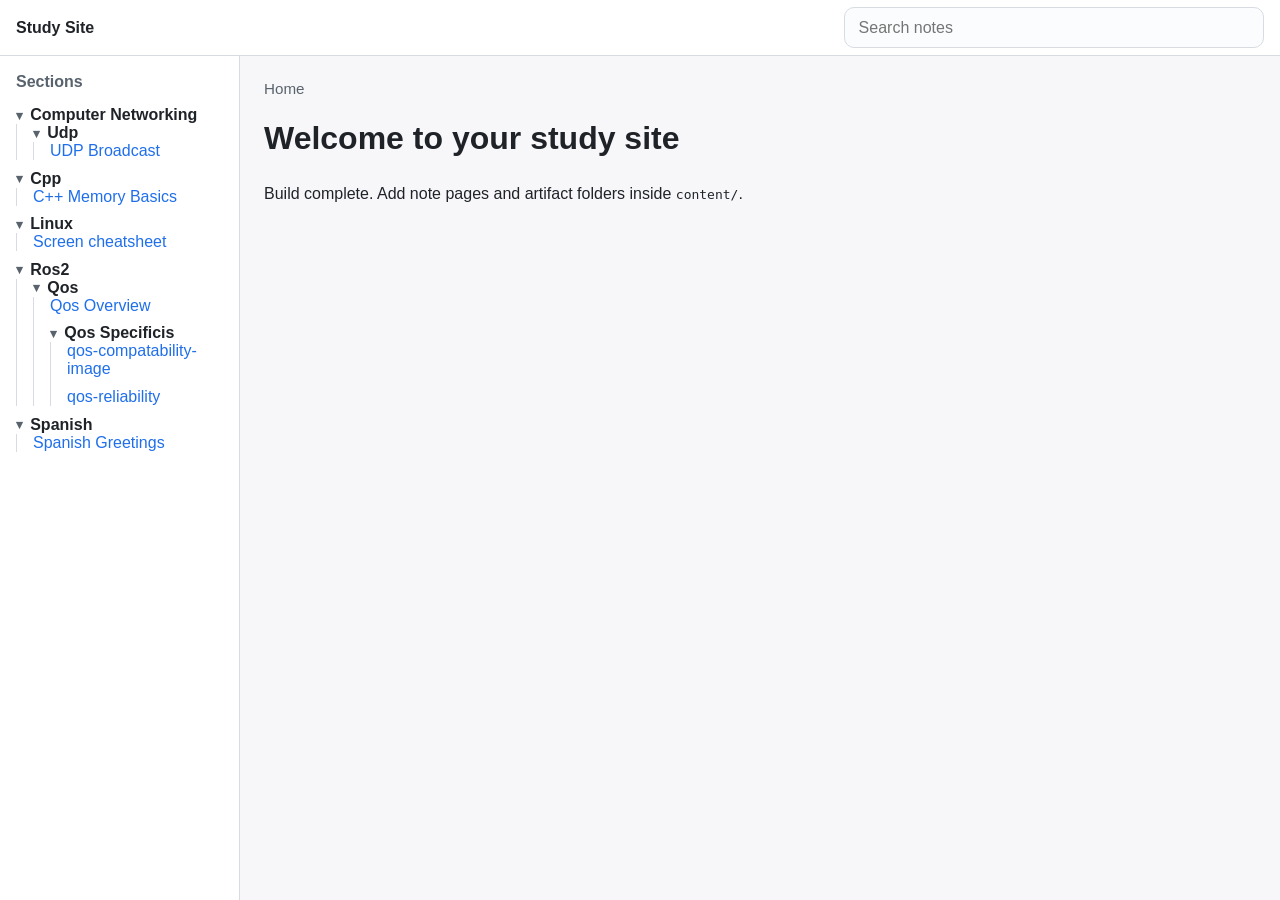
<file: docs/index.html>
<!DOCTYPE html>
<html lang="en">
<head>
  <meta charset="UTF-8" />
  <meta name="viewport" content="width=device-width, initial-scale=1.0" />
  <title>Home | Study Site</title>
  <link rel="stylesheet" href="assets/site.css" />
</head>
<body>
  <header class="topbar">
    <div class="brand"><a href="index.html">Study Site</a></div>
    <div class="search" data-search-root>
      <label class="search-label" for="site-search">Search</label>
      <input
        id="site-search"
        class="search-input"
        type="search"
        placeholder="Search notes"
        autocomplete="off"
        data-search-input
      />
      <div class="search-results" data-search-results hidden></div>
    </div>
  </header>
  <div class="layout">
    <aside class="sidebar" aria-label="Sidebar">
      <h2>Sections</h2>
      <ul><li><details class="nav-section" open><summary>Computer Networking</summary><ul><li><details class="nav-section" open><summary>Udp</summary><ul><li><a href="computer-networking/udp/udp-broadcast.html">UDP Broadcast</a></li></ul></details></li></ul></details></li><li><details class="nav-section" open><summary>Cpp</summary><ul><li><a href="cpp/memory-basics.html">C++ Memory Basics</a></li></ul></details></li><li><details class="nav-section" open><summary>Linux</summary><ul><li><a href="linux/screen-cheatsheet.html">Screen cheatsheet</a></li></ul></details></li><li><details class="nav-section" open><summary>Ros2</summary><ul><li><details class="nav-section" open><summary>Qos</summary><ul><li><a href="ros2/qos/Overview.html">Qos Overview</a></li><li><details class="nav-section" open><summary>Qos Specificis</summary><ul><li><a href="ros2/qos/qos-specificis/qos-compatability-image.html">qos-compatability-image</a></li><li><a href="ros2/qos/qos-specificis/qos-reliability.html">qos-reliability</a></li></ul></details></li></ul></details></li></ul></details></li><li><details class="nav-section" open><summary>Spanish</summary><ul><li><a href="spanish/greetings.html">Spanish Greetings</a></li></ul></details></li></ul>
    </aside>
    <main class="content" id="main-content">
      <nav class="breadcrumbs" aria-label="Breadcrumbs"><span aria-current="page">Home</span></nav>
      
      <h1>Welcome to your study site</h1>
      <p>Build complete. Add note pages and artifact folders inside <code>content/</code>.</p>
    
    </main>
  </div>
  <script src="assets/search-data.js" defer></script>
  <script src="assets/search.js" defer></script>
</body>
</html>
</file>
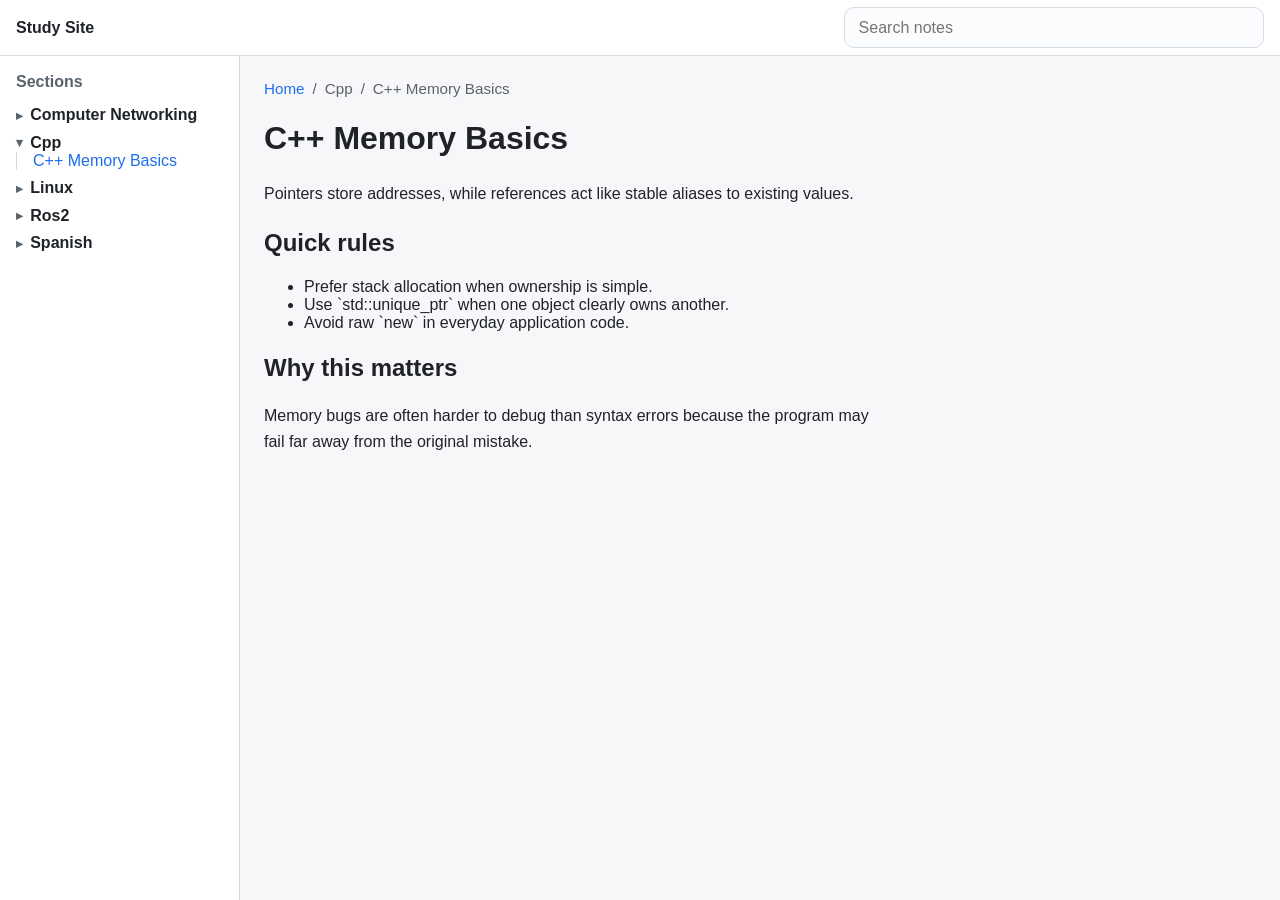
<file: docs/cpp/memory-basics.html>
<!DOCTYPE html>
<html lang="en">
<head>
  <meta charset="UTF-8" />
  <meta name="viewport" content="width=device-width, initial-scale=1.0" />
  <title>C++ Memory Basics | Study Site</title>
  <link rel="stylesheet" href="../assets/site.css" />
</head>
<body>
  <header class="topbar">
    <div class="brand"><a href="../index.html">Study Site</a></div>
    <div class="search" data-search-root>
      <label class="search-label" for="site-search">Search</label>
      <input
        id="site-search"
        class="search-input"
        type="search"
        placeholder="Search notes"
        autocomplete="off"
        data-search-input
      />
      <div class="search-results" data-search-results hidden></div>
    </div>
  </header>
  <div class="layout">
    <aside class="sidebar" aria-label="Sidebar">
      <h2>Sections</h2>
      <ul><li><details class="nav-section"><summary>Computer Networking</summary><ul><li><details class="nav-section"><summary>Udp</summary><ul><li><a href="../computer-networking/udp/udp-broadcast.html">UDP Broadcast</a></li></ul></details></li></ul></details></li><li><details class="nav-section" open><summary>Cpp</summary><ul><li><a href="memory-basics.html">C++ Memory Basics</a></li></ul></details></li><li><details class="nav-section"><summary>Linux</summary><ul><li><a href="../linux/screen-cheatsheet.html">Screen cheatsheet</a></li></ul></details></li><li><details class="nav-section"><summary>Ros2</summary><ul><li><details class="nav-section"><summary>Qos</summary><ul><li><a href="../ros2/qos/Overview.html">Qos Overview</a></li><li><details class="nav-section"><summary>Qos Specificis</summary><ul><li><a href="../ros2/qos/qos-specificis/qos-compatability-image.html">qos-compatability-image</a></li><li><a href="../ros2/qos/qos-specificis/qos-reliability.html">qos-reliability</a></li></ul></details></li></ul></details></li></ul></details></li><li><details class="nav-section"><summary>Spanish</summary><ul><li><a href="../spanish/greetings.html">Spanish Greetings</a></li></ul></details></li></ul>
    </aside>
    <main class="content" id="main-content">
      <nav class="breadcrumbs" aria-label="Breadcrumbs"><a href="../index.html">Home</a><span>/</span><span>Cpp</span><span>/</span><span aria-current="page">C++ Memory Basics</span></nav>
      <h1>C++ Memory Basics</h1>
<p>Pointers store addresses, while references act like stable aliases to existing values.</p>
<h2>Quick rules</h2>
<ul>
<li>Prefer stack allocation when ownership is simple.</li>
<li>Use `std::unique_ptr` when one object clearly owns another.</li>
<li>Avoid raw `new` in everyday application code.</li>
</ul>
<h2>Why this matters</h2>
<p>Memory bugs are often harder to debug than syntax errors because the program may fail far away from the original mistake.</p>
    </main>
  </div>
  <script src="../assets/search-data.js" defer></script>
  <script src="../assets/search.js" defer></script>
</body>
</html>
</file>
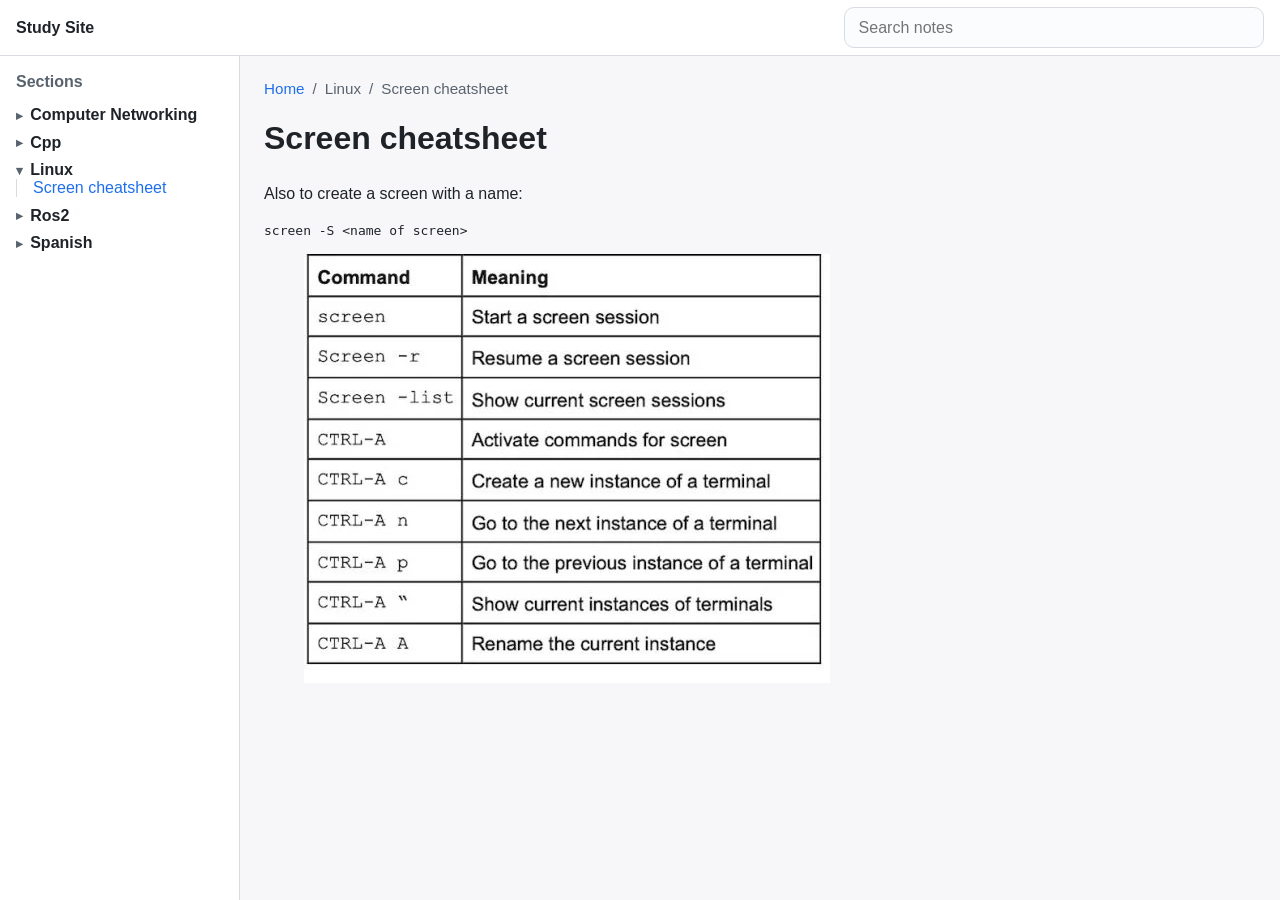
<file: docs/linux/screen-cheatsheet.html>
<!DOCTYPE html>
<html lang="en">
<head>
  <meta charset="UTF-8" />
  <meta name="viewport" content="width=device-width, initial-scale=1.0" />
  <title>Screen cheatsheet | Study Site</title>
  <link rel="stylesheet" href="../assets/site.css" />
</head>
<body>
  <header class="topbar">
    <div class="brand"><a href="../index.html">Study Site</a></div>
    <div class="search" data-search-root>
      <label class="search-label" for="site-search">Search</label>
      <input
        id="site-search"
        class="search-input"
        type="search"
        placeholder="Search notes"
        autocomplete="off"
        data-search-input
      />
      <div class="search-results" data-search-results hidden></div>
    </div>
  </header>
  <div class="layout">
    <aside class="sidebar" aria-label="Sidebar">
      <h2>Sections</h2>
      <ul><li><details class="nav-section"><summary>Computer Networking</summary><ul><li><details class="nav-section"><summary>Udp</summary><ul><li><a href="../computer-networking/udp/udp-broadcast.html">UDP Broadcast</a></li></ul></details></li></ul></details></li><li><details class="nav-section"><summary>Cpp</summary><ul><li><a href="../cpp/memory-basics.html">C++ Memory Basics</a></li></ul></details></li><li><details class="nav-section" open><summary>Linux</summary><ul><li><a href="screen-cheatsheet.html">Screen cheatsheet</a></li></ul></details></li><li><details class="nav-section"><summary>Ros2</summary><ul><li><details class="nav-section"><summary>Qos</summary><ul><li><a href="../ros2/qos/Overview.html">Qos Overview</a></li><li><details class="nav-section"><summary>Qos Specificis</summary><ul><li><a href="../ros2/qos/qos-specificis/qos-compatability-image.html">qos-compatability-image</a></li><li><a href="../ros2/qos/qos-specificis/qos-reliability.html">qos-reliability</a></li></ul></details></li></ul></details></li></ul></details></li><li><details class="nav-section"><summary>Spanish</summary><ul><li><a href="../spanish/greetings.html">Spanish Greetings</a></li></ul></details></li></ul>
    </aside>
    <main class="content" id="main-content">
      <nav class="breadcrumbs" aria-label="Breadcrumbs"><a href="../index.html">Home</a><span>/</span><span>Linux</span><span>/</span><span aria-current="page">Screen cheatsheet</span></nav>
      <h1>Screen cheatsheet</h1>
<p>Also to create a screen with a name:</p>
<pre><code>screen -S &lt;name of screen&gt;</code></pre>
<figure class="note-image"><img src="images\screen.jpg" alt="" loading="lazy" /></figure>
    </main>
  </div>
  <script src="../assets/search-data.js" defer></script>
  <script src="../assets/search.js" defer></script>
</body>
</html>
</file>
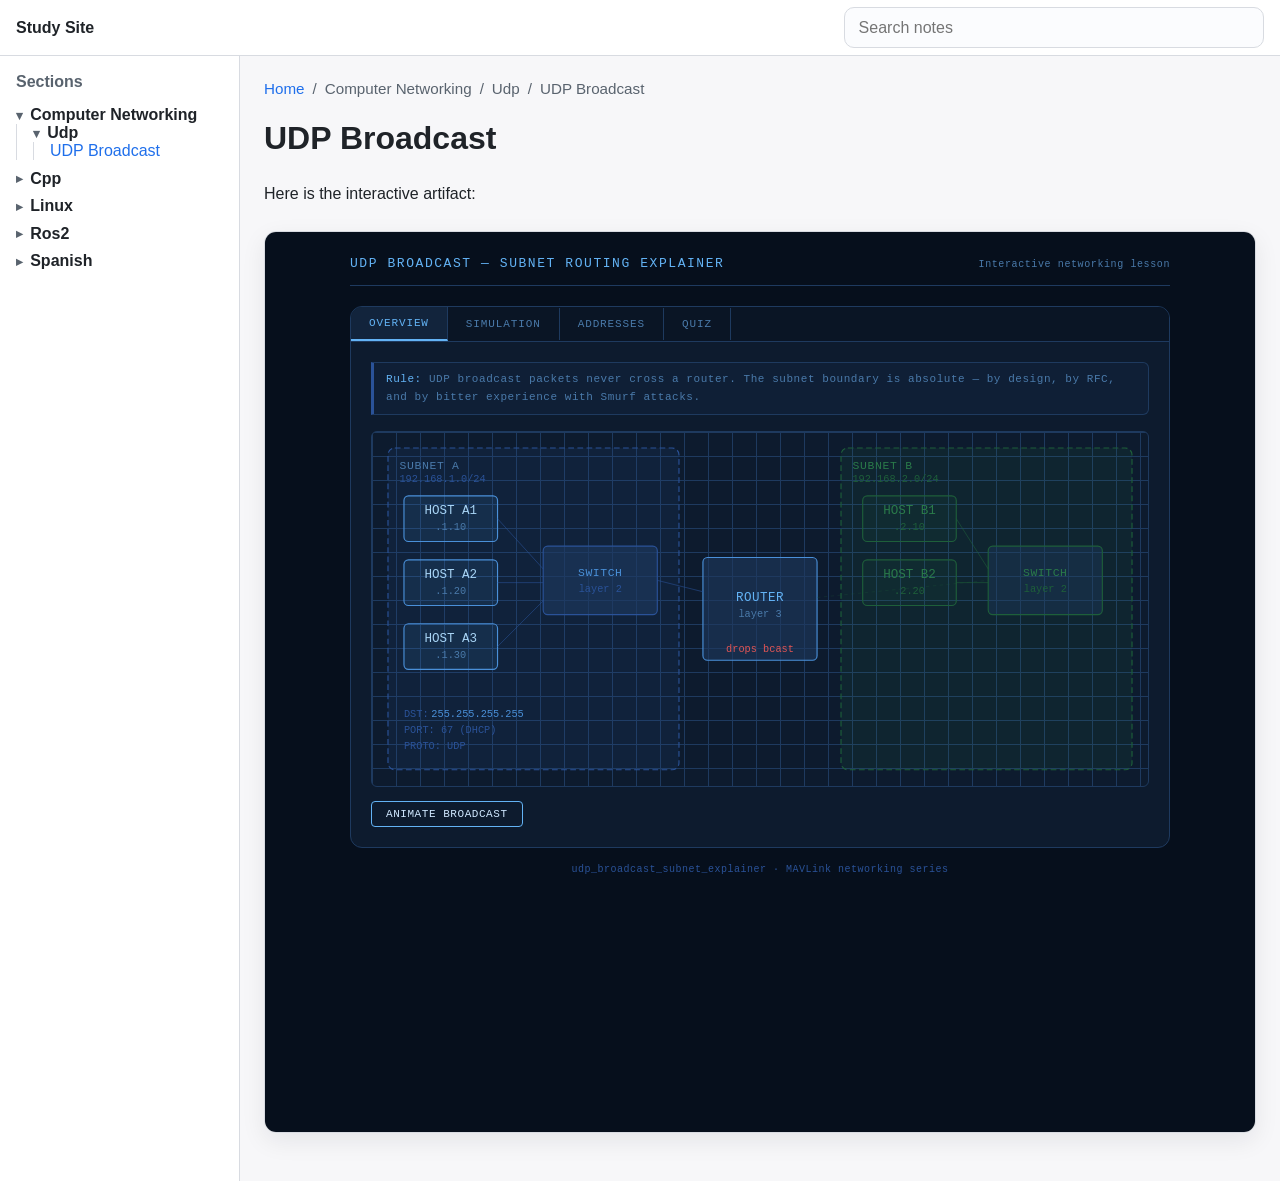
<file: docs/computer-networking/udp/udp-broadcast.html>
<!DOCTYPE html>
<html lang="en">
<head>
  <meta charset="UTF-8" />
  <meta name="viewport" content="width=device-width, initial-scale=1.0" />
  <title>UDP Broadcast | Study Site</title>
  <link rel="stylesheet" href="../../assets/site.css" />
</head>
<body>
  <header class="topbar">
    <div class="brand"><a href="../../index.html">Study Site</a></div>
    <div class="search" data-search-root>
      <label class="search-label" for="site-search">Search</label>
      <input
        id="site-search"
        class="search-input"
        type="search"
        placeholder="Search notes"
        autocomplete="off"
        data-search-input
      />
      <div class="search-results" data-search-results hidden></div>
    </div>
  </header>
  <div class="layout">
    <aside class="sidebar" aria-label="Sidebar">
      <h2>Sections</h2>
      <ul><li><details class="nav-section" open><summary>Computer Networking</summary><ul><li><details class="nav-section" open><summary>Udp</summary><ul><li><a href="udp-broadcast.html">UDP Broadcast</a></li></ul></details></li></ul></details></li><li><details class="nav-section"><summary>Cpp</summary><ul><li><a href="../../cpp/memory-basics.html">C++ Memory Basics</a></li></ul></details></li><li><details class="nav-section"><summary>Linux</summary><ul><li><a href="../../linux/screen-cheatsheet.html">Screen cheatsheet</a></li></ul></details></li><li><details class="nav-section"><summary>Ros2</summary><ul><li><details class="nav-section"><summary>Qos</summary><ul><li><a href="../../ros2/qos/Overview.html">Qos Overview</a></li><li><details class="nav-section"><summary>Qos Specificis</summary><ul><li><a href="../../ros2/qos/qos-specificis/qos-compatability-image.html">qos-compatability-image</a></li><li><a href="../../ros2/qos/qos-specificis/qos-reliability.html">qos-reliability</a></li></ul></details></li></ul></details></li></ul></details></li><li><details class="nav-section"><summary>Spanish</summary><ul><li><a href="../../spanish/greetings.html">Spanish Greetings</a></li></ul></details></li></ul>
    </aside>
    <main class="content" id="main-content">
      <nav class="breadcrumbs" aria-label="Breadcrumbs"><a href="../../index.html">Home</a><span>/</span><span>Computer Networking</span><span>/</span><span>Udp</span><span>/</span><span aria-current="page">UDP Broadcast</span></nav>
      <h1>UDP Broadcast</h1>
<p>Here is the interactive artifact:</p>
<div class="artifact-embed">
  <iframe src="udp-broadcast-artifact/udp_broadcast_subnet_explainer.html" title="Udp Broadcast Subnet Explainer" loading="lazy" sandbox="allow-scripts" referrerpolicy="no-referrer"></iframe>
</div>
    </main>
  </div>
  <script src="../../assets/search-data.js" defer></script>
  <script src="../../assets/search.js" defer></script>
</body>
</html>
</file>
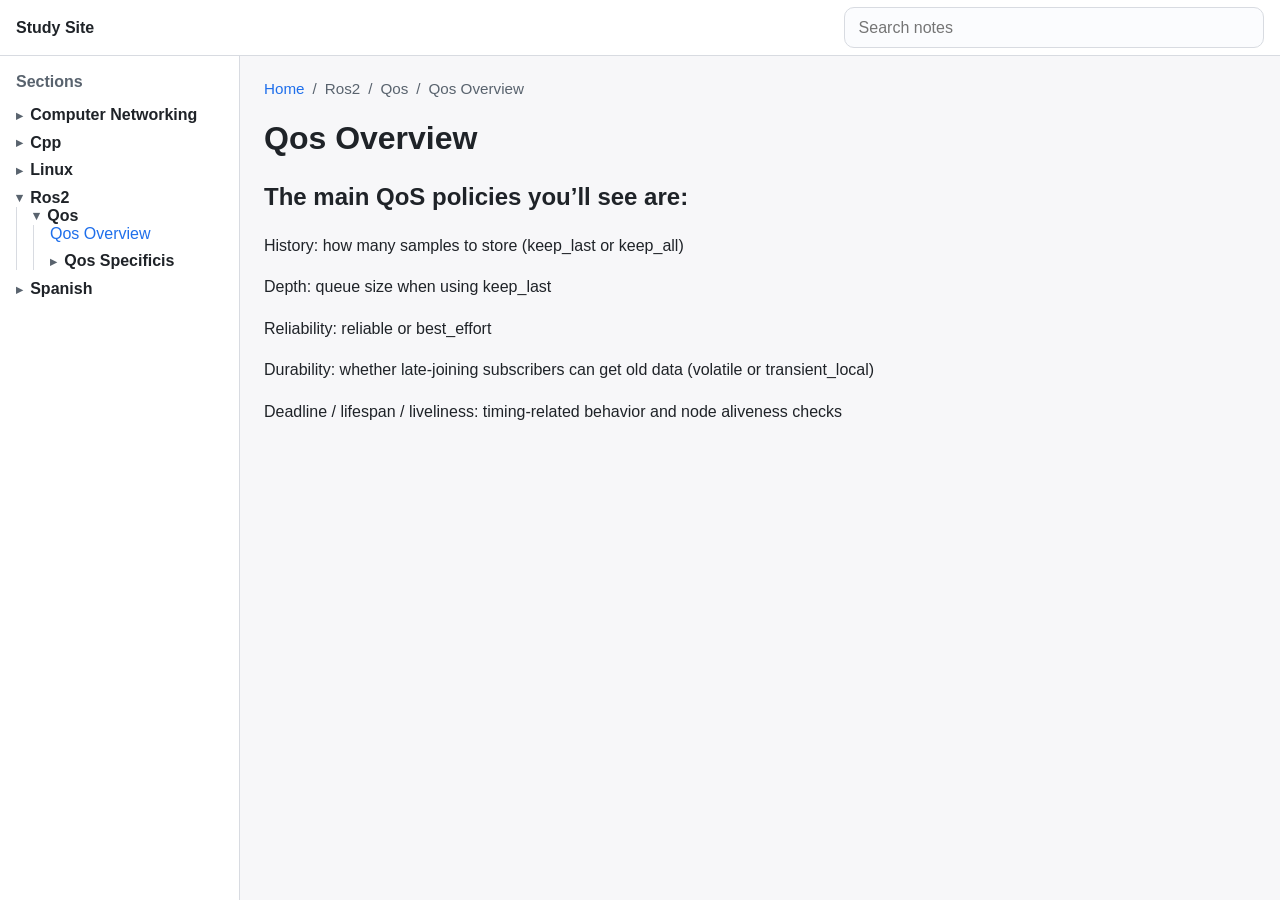
<file: docs/ros2/qos/Overview.html>
<!DOCTYPE html>
<html lang="en">
<head>
  <meta charset="UTF-8" />
  <meta name="viewport" content="width=device-width, initial-scale=1.0" />
  <title>Qos Overview | Study Site</title>
  <link rel="stylesheet" href="../../assets/site.css" />
</head>
<body>
  <header class="topbar">
    <div class="brand"><a href="../../index.html">Study Site</a></div>
    <div class="search" data-search-root>
      <label class="search-label" for="site-search">Search</label>
      <input
        id="site-search"
        class="search-input"
        type="search"
        placeholder="Search notes"
        autocomplete="off"
        data-search-input
      />
      <div class="search-results" data-search-results hidden></div>
    </div>
  </header>
  <div class="layout">
    <aside class="sidebar" aria-label="Sidebar">
      <h2>Sections</h2>
      <ul><li><details class="nav-section"><summary>Computer Networking</summary><ul><li><details class="nav-section"><summary>Udp</summary><ul><li><a href="../../computer-networking/udp/udp-broadcast.html">UDP Broadcast</a></li></ul></details></li></ul></details></li><li><details class="nav-section"><summary>Cpp</summary><ul><li><a href="../../cpp/memory-basics.html">C++ Memory Basics</a></li></ul></details></li><li><details class="nav-section"><summary>Linux</summary><ul><li><a href="../../linux/screen-cheatsheet.html">Screen cheatsheet</a></li></ul></details></li><li><details class="nav-section" open><summary>Ros2</summary><ul><li><details class="nav-section" open><summary>Qos</summary><ul><li><a href="Overview.html">Qos Overview</a></li><li><details class="nav-section"><summary>Qos Specificis</summary><ul><li><a href="qos-specificis/qos-compatability-image.html">qos-compatability-image</a></li><li><a href="qos-specificis/qos-reliability.html">qos-reliability</a></li></ul></details></li></ul></details></li></ul></details></li><li><details class="nav-section"><summary>Spanish</summary><ul><li><a href="../../spanish/greetings.html">Spanish Greetings</a></li></ul></details></li></ul>
    </aside>
    <main class="content" id="main-content">
      <nav class="breadcrumbs" aria-label="Breadcrumbs"><a href="../../index.html">Home</a><span>/</span><span>Ros2</span><span>/</span><span>Qos</span><span>/</span><span aria-current="page">Qos Overview</span></nav>
      <h1>Qos Overview</h1>
<h2>The main QoS policies you’ll see are:</h2>
<p>History: how many samples to store (keep_last or keep_all)</p>
<p>Depth: queue size when using keep_last</p>
<p>Reliability: reliable or best_effort</p>
<p>Durability: whether late-joining subscribers can get old data (volatile or transient_local)</p>
<p>Deadline / lifespan / liveliness: timing-related behavior and node aliveness checks</p>
    </main>
  </div>
  <script src="../../assets/search-data.js" defer></script>
  <script src="../../assets/search.js" defer></script>
</body>
</html>
</file>
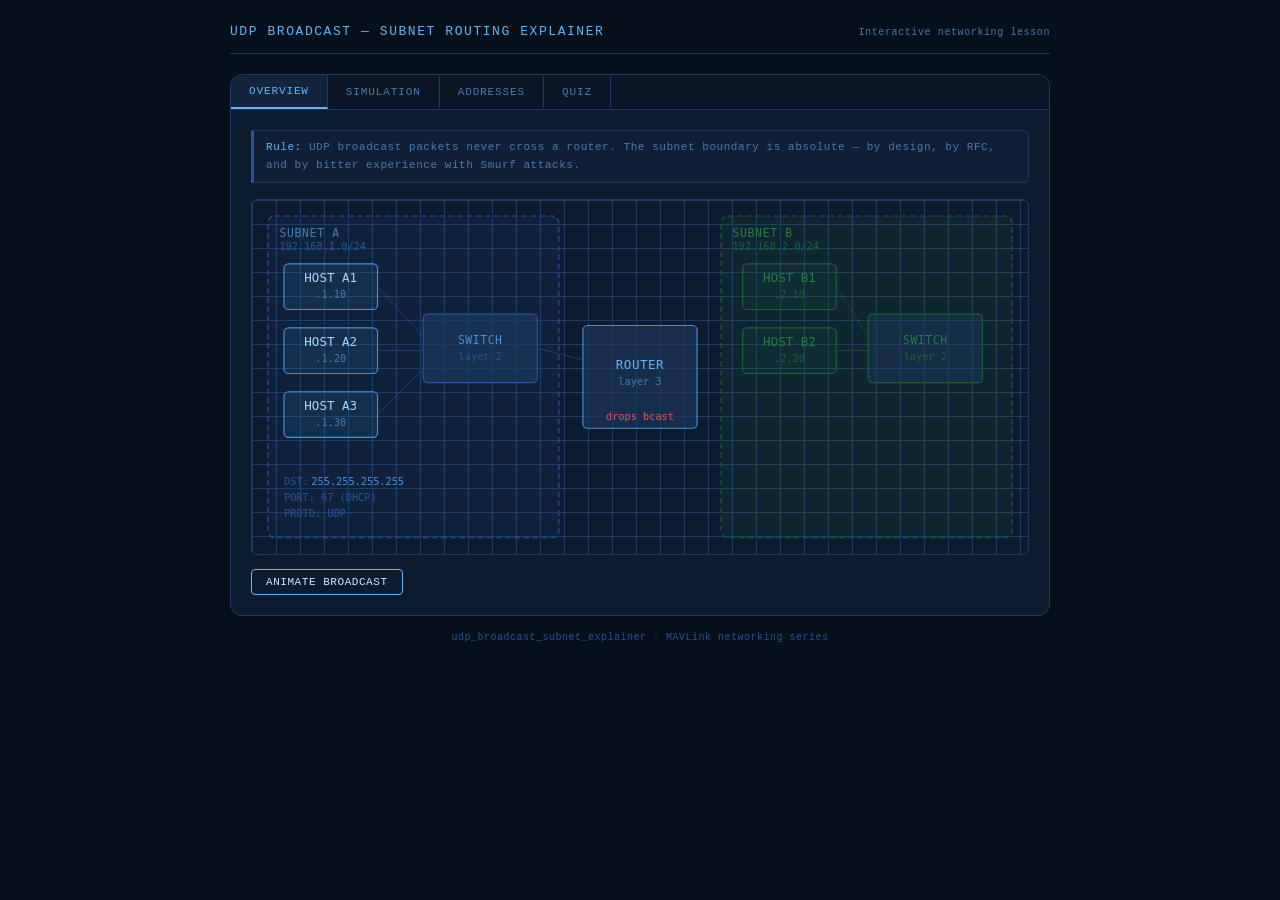
<file: content/computer-networking/udp/udp-broadcast-artifact/udp_broadcast_subnet_explainer.html>
<!DOCTYPE html>
<html lang="en">
<head>
<meta charset="UTF-8">
<meta name="viewport" content="width=device-width, initial-scale=1.0">
<title>UDP Broadcast — Subnet Explainer</title>
<style>
  *, *::before, *::after { box-sizing: border-box; margin: 0; padding: 0; }

  :root {
    --bg: #0d1b2e;
    --bg2: #0a1525;
    --line: #1e3a5f;
    --mid: #2a5298;
    --bright: #4a90d9;
    --accent: #63b3f5;
    --text: #a8d4f5;
    --dim: #4a7aaa;
    --dim2: #2a5298;
    --red: #e05555;
    --green: #4ecb8d;
    --amber: #f0a830;
    --white: #d0e8ff;
    --mono: 'Courier New', monospace;
    --sans: system-ui, sans-serif;
  }

  body {
    background: #060f1c;
    font-family: var(--mono);
    color: var(--text);
    min-height: 100vh;
    padding: 24px 16px;
    display: flex;
    justify-content: center;
  }

  #app {
    width: 100%;
    max-width: 820px;
  }

  .page-header {
    margin-bottom: 20px;
    padding-bottom: 14px;
    border-bottom: 1px solid var(--line);
    display: flex;
    align-items: baseline;
    justify-content: space-between;
    flex-wrap: wrap;
    gap: 8px;
  }
  .page-title {
    font-size: 13px;
    letter-spacing: .12em;
    color: var(--accent);
    text-transform: uppercase;
  }
  .page-sub {
    font-size: 10px;
    color: var(--dim);
    letter-spacing: .06em;
  }

  #bp-root {
    background: var(--bg);
    border-radius: 12px;
    border: 1px solid var(--line);
    font-family: var(--mono);
    color: var(--text);
    overflow: hidden;
  }

  .bp-header {
    display: flex; align-items: center; gap: 0;
    border-bottom: 1px solid var(--line);
    background: #0a1525;
  }
  .bp-tab {
    padding: 10px 18px;
    font-size: 11px; letter-spacing: .08em; text-transform: uppercase;
    color: var(--dim); cursor: pointer; border: none; background: transparent;
    border-right: 1px solid var(--line);
    transition: color .15s, background .15s;
    font-family: var(--mono);
  }
  .bp-tab:hover { color: var(--accent); background: rgba(74,144,217,.07); }
  .bp-tab.active { color: var(--accent); background: rgba(74,144,217,.12); border-bottom: 2px solid var(--accent); }

  .bp-panel { display: none; padding: 20px; }
  .bp-panel.active { display: block; }

  .bp-rule {
    font-size: 11px; color: var(--dim); letter-spacing: .05em;
    border: 1px solid var(--line); border-left: 3px solid var(--mid);
    padding: 8px 12px; border-radius: 0 6px 6px 0;
    margin-bottom: 16px; line-height: 1.6;
    background: rgba(42,82,152,.08);
  }
  .bp-rule em { color: var(--accent); font-style: normal; }

  .bp-grid-bg {
    background-image:
      linear-gradient(var(--line) 1px, transparent 1px),
      linear-gradient(90deg, var(--line) 1px, transparent 1px);
    background-size: 24px 24px;
    background-color: var(--bg);
    border-radius: 6px;
    border: 1px solid var(--line);
    margin-bottom: 14px;
  }

  .bp-controls {
    display: flex; gap: 8px; margin-bottom: 14px; flex-wrap: wrap; align-items: center;
  }
  .bp-select {
    padding: 6px 10px;
    background: #0a1525; border: 1px solid var(--mid);
    color: var(--accent); font-family: var(--mono); font-size: 11px;
    border-radius: 4px; cursor: pointer;
    letter-spacing: .03em;
  }
  .bp-btn {
    padding: 6px 14px;
    background: transparent; border: 1px solid var(--mid);
    color: var(--accent); font-family: var(--mono); font-size: 11px;
    border-radius: 4px; cursor: pointer; letter-spacing: .05em; text-transform: uppercase;
    transition: all .15s;
  }
  .bp-btn:hover { background: rgba(74,144,217,.15); border-color: var(--accent); }
  .bp-btn:active { transform: scale(.97); }
  .bp-btn:disabled { opacity: .35; pointer-events: none; }
  .bp-btn.primary { border-color: var(--accent); color: var(--white); }

  .bp-log {
    background: #060e1a; border: 1px solid var(--line);
    border-radius: 4px; padding: 10px 12px; font-size: 11px;
    min-height: 72px; line-height: 1.8; letter-spacing: .02em;
    font-family: var(--mono);
  }
  .bp-log .ok  { color: var(--green); }
  .bp-log .err { color: var(--red); }
  .bp-log .inf { color: var(--accent); }
  .bp-log .dim { color: var(--dim); }

  .bp-table { width: 100%; border-collapse: collapse; font-size: 11px; }
  .bp-table th { text-align: left; color: var(--dim); padding: 6px 10px; border-bottom: 1px solid var(--line); letter-spacing: .08em; text-transform: uppercase; font-weight: 400; }
  .bp-table td { padding: 9px 10px; border-bottom: 1px solid var(--line); color: var(--text); font-family: var(--mono); vertical-align: top; }
  .bp-table tr:last-child td { border-bottom: none; }
  .bp-table td:first-child { color: var(--white); font-weight: 500; }
  .bp-tag { display: inline-block; padding: 2px 8px; border-radius: 3px; font-size: 10px; letter-spacing: .05em; font-family: var(--mono); }
  .tag-red   { background: rgba(224,85,85,.15); color: var(--red); border: 1px solid rgba(224,85,85,.3); }
  .tag-amber { background: rgba(240,168,48,.12); color: var(--amber); border: 1px solid rgba(240,168,48,.3); }
  .tag-green { background: rgba(78,203,141,.1); color: var(--green); border: 1px solid rgba(78,203,141,.25); }

  .quiz-q { font-size: 13px; color: var(--white); line-height: 1.6; margin-bottom: 14px; font-family: var(--sans); }
  .quiz-n  { font-size: 10px; color: var(--dim); letter-spacing: .08em; text-transform: uppercase; margin-bottom: 8px; }
  .quiz-opts { display: flex; flex-direction: column; gap: 6px; margin-bottom: 12px; }
  .quiz-opt {
    padding: 9px 14px; border-radius: 4px;
    border: 1px solid var(--line); background: rgba(255,255,255,.02);
    color: var(--text); font-size: 12px; cursor: pointer; text-align: left;
    transition: all .12s; font-family: var(--sans); line-height: 1.4;
  }
  .quiz-opt:hover { border-color: var(--mid); color: var(--accent); background: rgba(74,144,217,.07); }
  .quiz-opt.correct { border-color: var(--green); background: rgba(78,203,141,.1); color: var(--green); }
  .quiz-opt.wrong   { border-color: var(--red);   background: rgba(224,85,85,.1);   color: var(--red); }
  .quiz-fb {
    font-size: 12px; padding: 10px 12px; border-radius: 4px; line-height: 1.5; margin-top: 4px;
    font-family: var(--sans); display: none;
  }
  .quiz-fb.ok  { background: rgba(78,203,141,.08); border: 1px solid rgba(78,203,141,.25); color: var(--green); }
  .quiz-fb.err { background: rgba(224,85,85,.08);  border: 1px solid rgba(224,85,85,.25);  color: #f08080; }
  .quiz-fb strong { color: var(--white); }
  .quiz-fb code { background: rgba(255,255,255,.08); padding: 1px 5px; border-radius: 3px; font-family: var(--mono); }

  @keyframes march { to { stroke-dashoffset: -20; } }
  @keyframes pop { 0% { r:8; opacity:1; } 100% { r:28; opacity:0; } }
  .marching { stroke-dasharray: 6 4; animation: march .55s linear infinite; }
  .pop-ring { animation: pop .7s ease-out forwards; }

  .footer {
    margin-top: 16px;
    font-size: 10px;
    color: var(--dim2);
    letter-spacing: .05em;
    text-align: center;
  }
</style>
</head>
<body>
<div id="app">
  <div class="page-header">
    <span class="page-title">UDP Broadcast — Subnet routing explainer</span>
    <span class="page-sub">Interactive networking lesson</span>
  </div>

  <div id="bp-root">
    <div class="bp-header">
      <button class="bp-tab active" onclick="bpTab('overview',this)">Overview</button>
      <button class="bp-tab" onclick="bpTab('simulate',this)">Simulation</button>
      <button class="bp-tab" onclick="bpTab('addresses',this)">Addresses</button>
      <button class="bp-tab" onclick="bpTab('quiz',this)">Quiz</button>
    </div>

    <!-- OVERVIEW -->
    <div class="bp-panel active" id="bp-overview">
      <div class="bp-rule"><em>Rule:</em> UDP broadcast packets never cross a router. The subnet boundary is absolute — by design, by RFC, and by bitter experience with Smurf attacks.</div>
      <div class="bp-grid-bg">
        <svg width="100%" viewBox="0 0 680 310" id="ov-svg" style="display:block;">
          <defs>
            <marker id="ov-arr" viewBox="0 0 10 10" refX="8" refY="5" markerWidth="5" markerHeight="5" orient="auto-start-reverse">
              <path d="M2 1L8 5L2 9" fill="none" stroke="context-stroke" stroke-width="1.5" stroke-linecap="round" stroke-linejoin="round"/>
            </marker>
          </defs>
          <rect x="14" y="14" width="255" height="282" rx="6" fill="rgba(42,82,152,.12)" stroke="#2a5298" stroke-width="1" stroke-dasharray="5 3"/>
          <text x="24" y="32" font-size="10" font-family="monospace" fill="#4a7aaa" letter-spacing=".06em">SUBNET A</text>
          <text x="24" y="44" font-size="9" font-family="monospace" fill="#2a5298">192.168.1.0/24</text>
          <rect x="28" y="56" width="82" height="40" rx="4" fill="rgba(74,144,217,.1)" stroke="#4a90d9" stroke-width="1"/>
          <text x="69" y="72" text-anchor="middle" font-size="11" font-weight="500" font-family="monospace" fill="#a8d4f5">HOST A1</text>
          <text x="69" y="86" text-anchor="middle" font-size="9" font-family="monospace" fill="#4a7aaa">.1.10</text>
          <rect x="28" y="112" width="82" height="40" rx="4" fill="rgba(74,144,217,.1)" stroke="#4a90d9" stroke-width="1"/>
          <text x="69" y="128" text-anchor="middle" font-size="11" font-weight="500" font-family="monospace" fill="#a8d4f5">HOST A2</text>
          <text x="69" y="142" text-anchor="middle" font-size="9" font-family="monospace" fill="#4a7aaa">.1.20</text>
          <rect x="28" y="168" width="82" height="40" rx="4" fill="rgba(74,144,217,.1)" stroke="#4a90d9" stroke-width="1"/>
          <text x="69" y="184" text-anchor="middle" font-size="11" font-weight="500" font-family="monospace" fill="#a8d4f5">HOST A3</text>
          <text x="69" y="198" text-anchor="middle" font-size="9" font-family="monospace" fill="#4a7aaa">.1.30</text>
          <rect x="150" y="100" width="100" height="60" rx="4" fill="rgba(30,58,95,.6)" stroke="#2a5298" stroke-width="1"/>
          <text x="200" y="126" text-anchor="middle" font-size="10" font-family="monospace" fill="#4a90d9" letter-spacing=".05em">SWITCH</text>
          <text x="200" y="140" text-anchor="middle" font-size="9" font-family="monospace" fill="#2a5298">layer 2</text>
          <line x1="110" y1="76" x2="150" y2="120" stroke="#2a5298" stroke-width="0.5"/>
          <line x1="110" y1="132" x2="150" y2="132" stroke="#2a5298" stroke-width="0.5"/>
          <line x1="110" y1="188" x2="150" y2="148" stroke="#2a5298" stroke-width="0.5"/>
          <rect x="290" y="110" width="100" height="90" rx="4" fill="rgba(30,58,95,.6)" stroke="#4a90d9" stroke-width="1"/>
          <text x="340" y="148" text-anchor="middle" font-size="11" font-family="monospace" fill="#63b3f5" letter-spacing=".04em">ROUTER</text>
          <text x="340" y="162" text-anchor="middle" font-size="9" font-family="monospace" fill="#4a7aaa">layer 3</text>
          <text x="340" y="193" text-anchor="middle" font-size="9" font-family="monospace" fill="#e05555">drops bcast</text>
          <line x1="250" y1="130" x2="290" y2="140" stroke="#2a5298" stroke-width="0.5"/>
          <g id="ov-block" opacity="0" style="transition:opacity .2s;">
            <line x1="280" y1="100" x2="400" y2="210" stroke="#e05555" stroke-width="1.5" stroke-linecap="round"/>
            <line x1="400" y1="100" x2="280" y2="210" stroke="#e05555" stroke-width="1.5" stroke-linecap="round"/>
            <rect x="280" y="100" width="120" height="112" rx="4" fill="none" stroke="#e05555" stroke-width="1.5"/>
          </g>
          <rect x="411" y="14" width="255" height="282" rx="6" fill="rgba(42,152,82,.08)" stroke="#1e5f3a" stroke-width="1" stroke-dasharray="5 3"/>
          <text x="421" y="32" font-size="10" font-family="monospace" fill="#2a7a4a" letter-spacing=".06em">SUBNET B</text>
          <text x="421" y="44" font-size="9" font-family="monospace" fill="#1e5f3a">192.168.2.0/24</text>
          <rect x="430" y="56" width="82" height="40" rx="4" fill="rgba(30,95,58,.1)" stroke="#1e5f3a" stroke-width="1"/>
          <text x="471" y="72" text-anchor="middle" font-size="11" font-weight="500" font-family="monospace" fill="#2a7a4a">HOST B1</text>
          <text x="471" y="86" text-anchor="middle" font-size="9" font-family="monospace" fill="#1e5f3a">.2.10</text>
          <rect x="430" y="112" width="82" height="40" rx="4" fill="rgba(30,95,58,.1)" stroke="#1e5f3a" stroke-width="1"/>
          <text x="471" y="128" text-anchor="middle" font-size="11" font-weight="500" font-family="monospace" fill="#2a7a4a">HOST B2</text>
          <text x="471" y="142" text-anchor="middle" font-size="9" font-family="monospace" fill="#1e5f3a">.2.20</text>
          <rect x="540" y="100" width="100" height="60" rx="4" fill="rgba(30,58,95,.4)" stroke="#1e5f3a" stroke-width="1"/>
          <text x="590" y="126" text-anchor="middle" font-size="10" font-family="monospace" fill="#2a7a4a" letter-spacing=".05em">SWITCH</text>
          <text x="590" y="140" text-anchor="middle" font-size="9" font-family="monospace" fill="#1e5f3a">layer 2</text>
          <line x1="512" y1="76" x2="540" y2="120" stroke="#1e5f3a" stroke-width="0.5"/>
          <line x1="512" y1="132" x2="540" y2="132" stroke="#1e5f3a" stroke-width="0.5"/>
          <line x1="390" y1="145" x2="540" y2="130" stroke="#1e5f3a" stroke-width="0.5" stroke-dasharray="3 3" opacity=".4"/>
          <g id="ov-pkt" opacity="0" style="transition:opacity .2s;">
            <line x1="110" y1="132" x2="150" y2="132" stroke="#63b3f5" stroke-width="2" stroke-dasharray="6 4" class="marching" marker-end="url(#ov-arr)"/>
            <line x1="250" y1="130" x2="290" y2="140" stroke="#63b3f5" stroke-width="2" stroke-dasharray="6 4" class="marching" marker-end="url(#ov-arr)"/>
          </g>
          <text x="28" y="250" font-size="9" font-family="monospace" fill="#2a5298">DST:</text>
          <text x="52" y="250" font-size="9" font-family="monospace" fill="#4a90d9">255.255.255.255</text>
          <text x="28" y="264" font-size="9" font-family="monospace" fill="#2a5298">PORT: 67 (DHCP)</text>
          <text x="28" y="278" font-size="9" font-family="monospace" fill="#2a5298">PROTO: UDP</text>
        </svg>
      </div>
      <div style="display:flex;gap:8px;flex-wrap:wrap;">
        <button class="bp-btn primary" onclick="ovAnim()">Animate broadcast</button>
      </div>
    </div>

    <!-- SIMULATION -->
    <div class="bp-panel" id="bp-simulate">
      <div class="bp-rule"><em>Experiment:</em> select a source, a destination, then transmit. The path traces through the topology in real time.</div>
      <div class="bp-controls">
        <select class="bp-select" id="sim-src">
          <option value="A1">SRC: Host A1 (192.168.1.10)</option>
          <option value="A2">SRC: Host A2 (192.168.1.20)</option>
          <option value="A3">SRC: Host A3 (192.168.1.30)</option>
          <option value="B1">SRC: Host B1 (192.168.2.10)</option>
          <option value="B2">SRC: Host B2 (192.168.2.20)</option>
        </select>
        <span style="color:var(--dim);font-size:14px;">→</span>
        <select class="bp-select" id="sim-dst">
          <option value="A1">DST: Host A1</option>
          <option value="A2">DST: Host A2</option>
          <option value="A3" selected>DST: Host A3</option>
          <option value="B1">DST: Host B1</option>
          <option value="B2">DST: Host B2</option>
          <option value="sbcast">DST: Subnet bcast (x.x.x.255)</option>
          <option value="lbcast">DST: Limited bcast (255.255.255.255)</option>
        </select>
        <button class="bp-btn primary" id="sim-send" onclick="simRun()">TX packet</button>
      </div>
      <div class="bp-grid-bg">
        <svg width="100%" viewBox="0 0 680 260" id="sim-svg" style="display:block;">
          <defs>
            <marker id="sim-arr" viewBox="0 0 10 10" refX="8" refY="5" markerWidth="5" markerHeight="5" orient="auto-start-reverse">
              <path d="M2 1L8 5L2 9" fill="none" stroke="context-stroke" stroke-width="1.5" stroke-linecap="round" stroke-linejoin="round"/>
            </marker>
          </defs>
          <rect x="10" y="10" width="265" height="240" rx="5" fill="rgba(42,82,152,.1)" stroke="#2a5298" stroke-width="0.5" stroke-dasharray="4 3"/>
          <text x="20" y="26" font-size="9" font-family="monospace" fill="#2a5298" letter-spacing=".07em">SUBNET A — 192.168.1.0/24</text>
          <rect id="s-A1" x="18" y="34" width="72" height="34" rx="3" fill="rgba(74,144,217,.1)" stroke="#4a90d9" stroke-width="1"/>
          <text x="54" y="48" text-anchor="middle" font-size="10" font-weight="500" font-family="monospace" fill="#a8d4f5">A1</text>
          <text x="54" y="60" text-anchor="middle" font-size="8" font-family="monospace" fill="#4a7aaa">.1.10</text>
          <rect id="s-A2" x="100" y="34" width="72" height="34" rx="3" fill="rgba(74,144,217,.1)" stroke="#4a90d9" stroke-width="1"/>
          <text x="136" y="48" text-anchor="middle" font-size="10" font-weight="500" font-family="monospace" fill="#a8d4f5">A2</text>
          <text x="136" y="60" text-anchor="middle" font-size="8" font-family="monospace" fill="#4a7aaa">.1.20</text>
          <rect id="s-A3" x="18" y="86" width="72" height="34" rx="3" fill="rgba(74,144,217,.1)" stroke="#4a90d9" stroke-width="1"/>
          <text x="54" y="100" text-anchor="middle" font-size="10" font-weight="500" font-family="monospace" fill="#a8d4f5">A3</text>
          <text x="54" y="112" text-anchor="middle" font-size="8" font-family="monospace" fill="#4a7aaa">.1.30</text>
          <rect x="155" y="86" width="100" height="50" rx="3" fill="rgba(30,58,95,.7)" stroke="#2a5298" stroke-width="1"/>
          <text x="205" y="107" text-anchor="middle" font-size="9" font-family="monospace" fill="#4a90d9" letter-spacing=".05em">SWITCH A</text>
          <text x="205" y="120" text-anchor="middle" font-size="8" font-family="monospace" fill="#2a5298">L2 fwd</text>
          <line x1="90" y1="51" x2="155" y2="100" stroke="#2a5298" stroke-width="0.5"/>
          <line x1="172" y1="51" x2="192" y2="86" stroke="#2a5298" stroke-width="0.5"/>
          <line x1="90" y1="103" x2="155" y2="108" stroke="#2a5298" stroke-width="0.5"/>
          <rect x="290" y="95" width="100" height="70" rx="3" fill="rgba(30,58,95,.7)" stroke="#63b3f5" stroke-width="1"/>
          <text x="340" y="126" text-anchor="middle" font-size="10" font-family="monospace" fill="#63b3f5" letter-spacing=".04em">ROUTER</text>
          <text x="340" y="140" text-anchor="middle" font-size="8" font-family="monospace" fill="#4a7aaa">L3 gateway</text>
          <text x="340" y="157" text-anchor="middle" font-size="8" font-family="monospace" fill="#e05555">bcast=drop</text>
          <line x1="255" y1="111" x2="290" y2="118" stroke="#2a5298" stroke-width="0.5"/>
          <rect x="405" y="10" width="265" height="240" rx="5" fill="rgba(30,95,58,.08)" stroke="#1e5f3a" stroke-width="0.5" stroke-dasharray="4 3"/>
          <text x="415" y="26" font-size="9" font-family="monospace" fill="#1e5f3a" letter-spacing=".07em">SUBNET B — 192.168.2.0/24</text>
          <rect id="s-B1" x="415" y="34" width="72" height="34" rx="3" fill="rgba(30,95,58,.1)" stroke="#1e5f3a" stroke-width="1"/>
          <text x="451" y="48" text-anchor="middle" font-size="10" font-weight="500" font-family="monospace" fill="#4ecb8d">B1</text>
          <text x="451" y="60" text-anchor="middle" font-size="8" font-family="monospace" fill="#1e5f3a">.2.10</text>
          <rect id="s-B2" x="500" y="34" width="72" height="34" rx="3" fill="rgba(30,95,58,.1)" stroke="#1e5f3a" stroke-width="1"/>
          <text x="536" y="48" text-anchor="middle" font-size="10" font-weight="500" font-family="monospace" fill="#4ecb8d">B2</text>
          <text x="536" y="60" text-anchor="middle" font-size="8" font-family="monospace" fill="#1e5f3a">.2.20</text>
          <rect x="575" y="86" width="80" height="50" rx="3" fill="rgba(20,40,30,.7)" stroke="#1e5f3a" stroke-width="1"/>
          <text x="615" y="107" text-anchor="middle" font-size="9" font-family="monospace" fill="#2a7a4a" letter-spacing=".05em">SWITCH B</text>
          <text x="615" y="120" text-anchor="middle" font-size="8" font-family="monospace" fill="#1e5f3a">L2 fwd</text>
          <line x1="451" y1="68" x2="590" y2="86" stroke="#1e5f3a" stroke-width="0.5"/>
          <line x1="536" y1="68" x2="605" y2="86" stroke="#1e5f3a" stroke-width="0.5"/>
          <line x1="390" y1="130" x2="575" y2="111" stroke="#1e5f3a" stroke-width="0.5" opacity=".4" stroke-dasharray="3 3"/>
          <g id="sim-anim"></g>
        </svg>
      </div>
      <div class="bp-log" id="sim-log"><span class="dim">// packet log —</span></div>
    </div>

    <!-- ADDRESSES -->
    <div class="bp-panel" id="bp-addresses">
      <div class="bp-rule"><em>Three broadcast address types.</em> Only directed broadcast is theoretically routable — and even that is disabled by default on all modern routers (RFC 2644, 1999).</div>
      <table class="bp-table">
        <thead>
          <tr><th>Type</th><th>Address</th><th>Scope</th><th>Router forwards?</th></tr>
        </thead>
        <tbody>
          <tr>
            <td>Limited broadcast</td>
            <td style="font-family:monospace;color:#63b3f5;">255.255.255.255</td>
            <td>Current subnet only</td>
            <td><span class="bp-tag tag-red">NEVER</span></td>
          </tr>
          <tr>
            <td>Directed broadcast</td>
            <td style="font-family:monospace;color:#63b3f5;">192.168.1.<span style="color:#f0a830">255</span></td>
            <td>Named subnet</td>
            <td><span class="bp-tag tag-amber">DISABLED (RFC 2644)</span></td>
          </tr>
          <tr>
            <td>Network broadcast <span style="color:#4a7aaa;font-size:10px;">(legacy)</span></td>
            <td style="font-family:monospace;color:#63b3f5;">192.168.1.<span style="color:#4a7aaa">0</span></td>
            <td>Subnet (old BSD)</td>
            <td><span class="bp-tag tag-red">NEVER</span></td>
          </tr>
          <tr>
            <td>Multicast <span style="color:#4a7aaa;font-size:10px;">(not broadcast)</span></td>
            <td style="font-family:monospace;color:#63b3f5;">224.0.0.0 – 239.255.255.255</td>
            <td>Group-scoped</td>
            <td><span class="bp-tag tag-green">YES — with IGMP</span></td>
          </tr>
        </tbody>
      </table>
      <div style="margin-top:16px;" class="bp-rule">
        <em>Smurf attack (1997):</em> attacker sends ICMP to a directed broadcast address, spoofing the victim's IP as source. Every host on that subnet replies to the victim — instant DDoS amplification by 200–300×. RFC 2644 closed this by requiring routers to drop directed broadcasts by default.
      </div>
    </div>

    <!-- QUIZ -->
    <div class="bp-panel" id="bp-quiz">
      <div id="quiz-wrap"></div>
    </div>
  </div>

  <div class="footer">udp_broadcast_subnet_explainer · MAVLink networking series</div>
</div>

<script>
function bpTab(id, el) {
  document.querySelectorAll('.bp-panel').forEach(p => p.classList.remove('active'));
  document.querySelectorAll('.bp-tab').forEach(t => t.classList.remove('active'));
  document.getElementById('bp-' + id).classList.add('active');
  el.classList.add('active');
  if (id === 'quiz') renderQuiz();
}

function ovAnim() {
  const pkt = document.getElementById('ov-pkt');
  const blk = document.getElementById('ov-block');
  pkt.style.opacity = '1'; blk.style.opacity = '0';
  setTimeout(() => { blk.style.opacity = '1'; }, 1200);
  setTimeout(() => { pkt.style.opacity = '0'; blk.style.opacity = '0'; }, 3000);
}

const hpos = {
  A1:{x:54,y:51,s:'A'}, A2:{x:136,y:51,s:'A'}, A3:{x:54,y:103,s:'A'},
  B1:{x:451,y:51,s:'B'}, B2:{x:536,y:51,s:'B'}
};
const swPos = {A:{x:205,y:111}, B:{x:615,y:111}};
const rtPos = {x:340,y:130};

function mkLine(svg,x1,y1,x2,y2,col,dash){
  const l = document.createElementNS('http://www.w3.org/2000/svg','line');
  l.setAttribute('x1',x1);l.setAttribute('y1',y1);l.setAttribute('x2',x2);l.setAttribute('y2',y2);
  l.setAttribute('stroke',col);l.setAttribute('stroke-width','2');
  l.setAttribute('marker-end','url(#sim-arr)');
  if(dash){l.setAttribute('stroke-dasharray','6 4');l.classList.add('marching');}
  svg.appendChild(l); return l;
}
function mkPulse(svg,cx,cy,col){
  const c = document.createElementNS('http://www.w3.org/2000/svg','circle');
  c.setAttribute('cx',cx);c.setAttribute('cy',cy);c.setAttribute('r','8');
  c.setAttribute('fill','none');c.setAttribute('stroke',col);c.setAttribute('stroke-width','1.5');
  c.classList.add('pop-ring'); svg.appendChild(c); return c;
}
function mkBlock(svg,cx,cy){
  const g=document.createElementNS('http://www.w3.org/2000/svg','g');
  const r=document.createElementNS('http://www.w3.org/2000/svg','rect');
  r.setAttribute('x',cx-30);r.setAttribute('y',cy-14);r.setAttribute('width','60');r.setAttribute('height','28');r.setAttribute('rx','3');
  r.setAttribute('fill','rgba(224,85,85,.12)');r.setAttribute('stroke','#e05555');r.setAttribute('stroke-width','1');
  const t=document.createElementNS('http://www.w3.org/2000/svg','text');
  t.setAttribute('x',cx);t.setAttribute('y',cy+5);t.setAttribute('text-anchor','middle');
  t.setAttribute('font-size','10');t.setAttribute('font-family','monospace');t.setAttribute('fill','#e05555');
  t.textContent='BLOCKED'; g.appendChild(r);g.appendChild(t); svg.appendChild(g); return g;
}

function simLog(msg,cls){
  const el=document.getElementById('sim-log');
  if(el.querySelector('.dim'))el.innerHTML='';
  el.innerHTML+=`<div class="${cls||''}">${msg}</div>`;
  el.scrollTop=el.scrollHeight;
}

function delay(ms){return new Promise(r=>setTimeout(r,ms));}

async function simRun(){
  const src=document.getElementById('sim-src').value;
  const dst=document.getElementById('sim-dst').value;
  const btn=document.getElementById('sim-send');
  btn.disabled=true;
  const anim=document.getElementById('sim-anim');
  anim.innerHTML='';
  const sp=hpos[src];
  const isBcast=dst==='sbcast'||dst==='lbcast';
  const dp=isBcast?null:hpos[dst];
  const sameSub=!isBcast&&dp&&dp.s===sp.s;
  const bAddr=dst==='lbcast'?'255.255.255.255':(sp.s==='A'?'192.168.1.255':'192.168.2.255');
  const srcIp=(sp.s==='A'?'192.168.1.':'192.168.2.')+(src==='A1'||src==='B1'?10:src==='A2'||src==='B2'?20:30);
  simLog(`<span class="inf">TX  ${srcIp} → ${isBcast?bAddr:dst}  proto=UDP</span>`);
  const sw=swPos[sp.s];
  mkLine(anim,sp.x,sp.y,sw.x,sw.y,'#4a90d9',true);
  await delay(550);
  if(!isBcast&&sameSub){
    mkLine(anim,sw.x,sw.y,dp.x,dp.y,'#4a90d9',true);
    await delay(600);
    mkPulse(anim,dp.x,dp.y,'#4ecb8d');
    simLog(`<span class="ok">✓   Delivered to ${dst} (same subnet — switch forwarded, no router needed)</span>`);
  } else if(isBcast){
    const peers=Object.entries(hpos).filter(([k,v])=>v.s===sp.s&&k!==src);
    for(const [k,v] of peers) mkLine(anim,sw.x,sw.y,v.x,v.y,'#4a90d9',true);
    await delay(600);
    for(const [k,v] of peers) mkPulse(anim,v.x,v.y,'#4ecb8d');
    simLog(`<span class="ok">✓   Broadcast received by all hosts in Subnet ${sp.s}</span>`);
    mkLine(anim,sw.x,sw.y,rtPos.x,rtPos.y,'#f0a830',true);
    await delay(650);
    mkBlock(anim,rtPos.x,rtPos.y-48);
    simLog(`<span class="err">✕   Router dropped packet — ${bAddr} is never forwarded (RFC 919 / 2644)</span>`);
    simLog(`<span class="dim">//  Subnet ${sp.s==='A'?'B':'A'} hosts never received it</span>`);
  } else {
    mkLine(anim,sw.x,sw.y,rtPos.x,rtPos.y,'#f0a830',true);
    await delay(550);
    const dsw=swPos[dp.s];
    mkLine(anim,rtPos.x,rtPos.y,dsw.x,dsw.y,'#f0a830',true);
    await delay(550);
    mkLine(anim,dsw.x,dsw.y,dp.x,dp.y,'#4ecb8d',true);
    await delay(550);
    mkPulse(anim,dp.x,dp.y,'#4ecb8d');
    simLog(`<span class="ok">✓   Unicast routed: ${src} → Router → ${dst} (L3 routing — works fine)</span>`);
  }
  setTimeout(()=>{ anim.innerHTML=''; btn.disabled=false; }, 3500);
}

const QS=[
  {q:"A host sends UDP to 255.255.255.255. Which hosts receive it?",
   opts:["All hosts on the internet","Only the default gateway","All hosts on the same subnet","All hosts on all directly connected subnets"],
   c:2, ex:"<strong>255.255.255.255</strong> is the <em>limited broadcast</em> address. Routers never forward it — it is strictly local to the originating subnet. Only hosts sharing the same Layer 2 segment receive the frame."},
  {q:"What happens when a router receives a packet destined for 192.168.1.255?",
   opts:["Forwards it to subnet 192.168.1.0 normally","Drops it — directed broadcast is disabled by default (RFC 2644)","Converts it to unicast for each host","Floods it to all known subnets"],
   c:1, ex:"RFC 2644 (1999) mandated that routers <strong>drop directed broadcast packets by default</strong>. This was introduced to prevent Smurf-style amplification attacks."},
  {q:"DHCP uses broadcast on UDP port 67. How does DHCP work across subnets?",
   opts:["DHCP uses TCP for cross-subnet discovery","Routers have a special DHCP broadcast exception","A relay agent (ip helper-address) converts the broadcast to unicast","DHCP uses multicast group 224.0.0.1"],
   c:2, ex:"A <strong>DHCP relay agent</strong> — configured via <code>ip helper-address</code> — intercepts the local broadcast, rewraps it as a unicast UDP packet to the DHCP server's IP, and forwards it. No broadcast ever crosses the router."},
  {q:"Why must broadcast use UDP rather than TCP?",
   opts:["TCP is slower than UDP","TCP requires a connection handshake with a specific destination — impossible when recipients are unknown","UDP has a larger MTU","TCP is filtered by all routers"],
   c:1, ex:"TCP is <strong>connection-oriented</strong> — the SYN/SYN-ACK/ACK handshake requires a specific destination IP address. When broadcasting, you don't know who will respond. UDP's connectionless model is the only viable transport for broadcast and multicast."}
];

let qi=0, answered=false;
function renderQuiz(){
  const c=document.getElementById('quiz-wrap');
  if(qi>=QS.length){
    c.innerHTML=`<div style="text-align:center;padding:2rem 0;">
      <div style="font-size:20px;font-weight:500;color:var(--white);margin-bottom:8px;font-family:var(--mono);">// quiz complete</div>
      <div style="font-size:12px;color:var(--dim);margin-bottom:20px;">all ${QS.length} questions answered</div>
      <button class="bp-btn primary" onclick="qi=0;renderQuiz()">Restart ↺</button>
    </div>`;return;
  }
  const q=QS[qi]; answered=false;
  c.innerHTML=`<div class="quiz-n">question ${qi+1} / ${QS.length}</div>
    <div class="quiz-q">${q.q}</div>
    <div class="quiz-opts">${q.opts.map((o,i)=>`<button class="quiz-opt" onclick="checkA(${i})">${o}</button>`).join('')}</div>
    <div id="qfb" class="quiz-fb"></div>
    <button class="bp-btn" id="qnext" style="display:none;margin-top:10px" onclick="qi++;renderQuiz()">Next →</button>`;
}
function checkA(i){
  if(answered)return; answered=true;
  const q=QS[qi];
  document.querySelectorAll('.quiz-opt').forEach((o,j)=>{
    o.disabled=true;
    if(j===q.c)o.classList.add('correct');
    else if(j===i)o.classList.add('wrong');
  });
  const fb=document.getElementById('qfb');
  fb.style.display='block';
  if(i===q.c){fb.className='quiz-fb ok';fb.innerHTML='+ CORRECT — '+q.ex;}
  else{fb.className='quiz-fb err';fb.innerHTML='- INCORRECT — '+q.ex;}
  document.getElementById('qnext').style.display='inline-block';
}
</script>
</body>
</html>
</file>
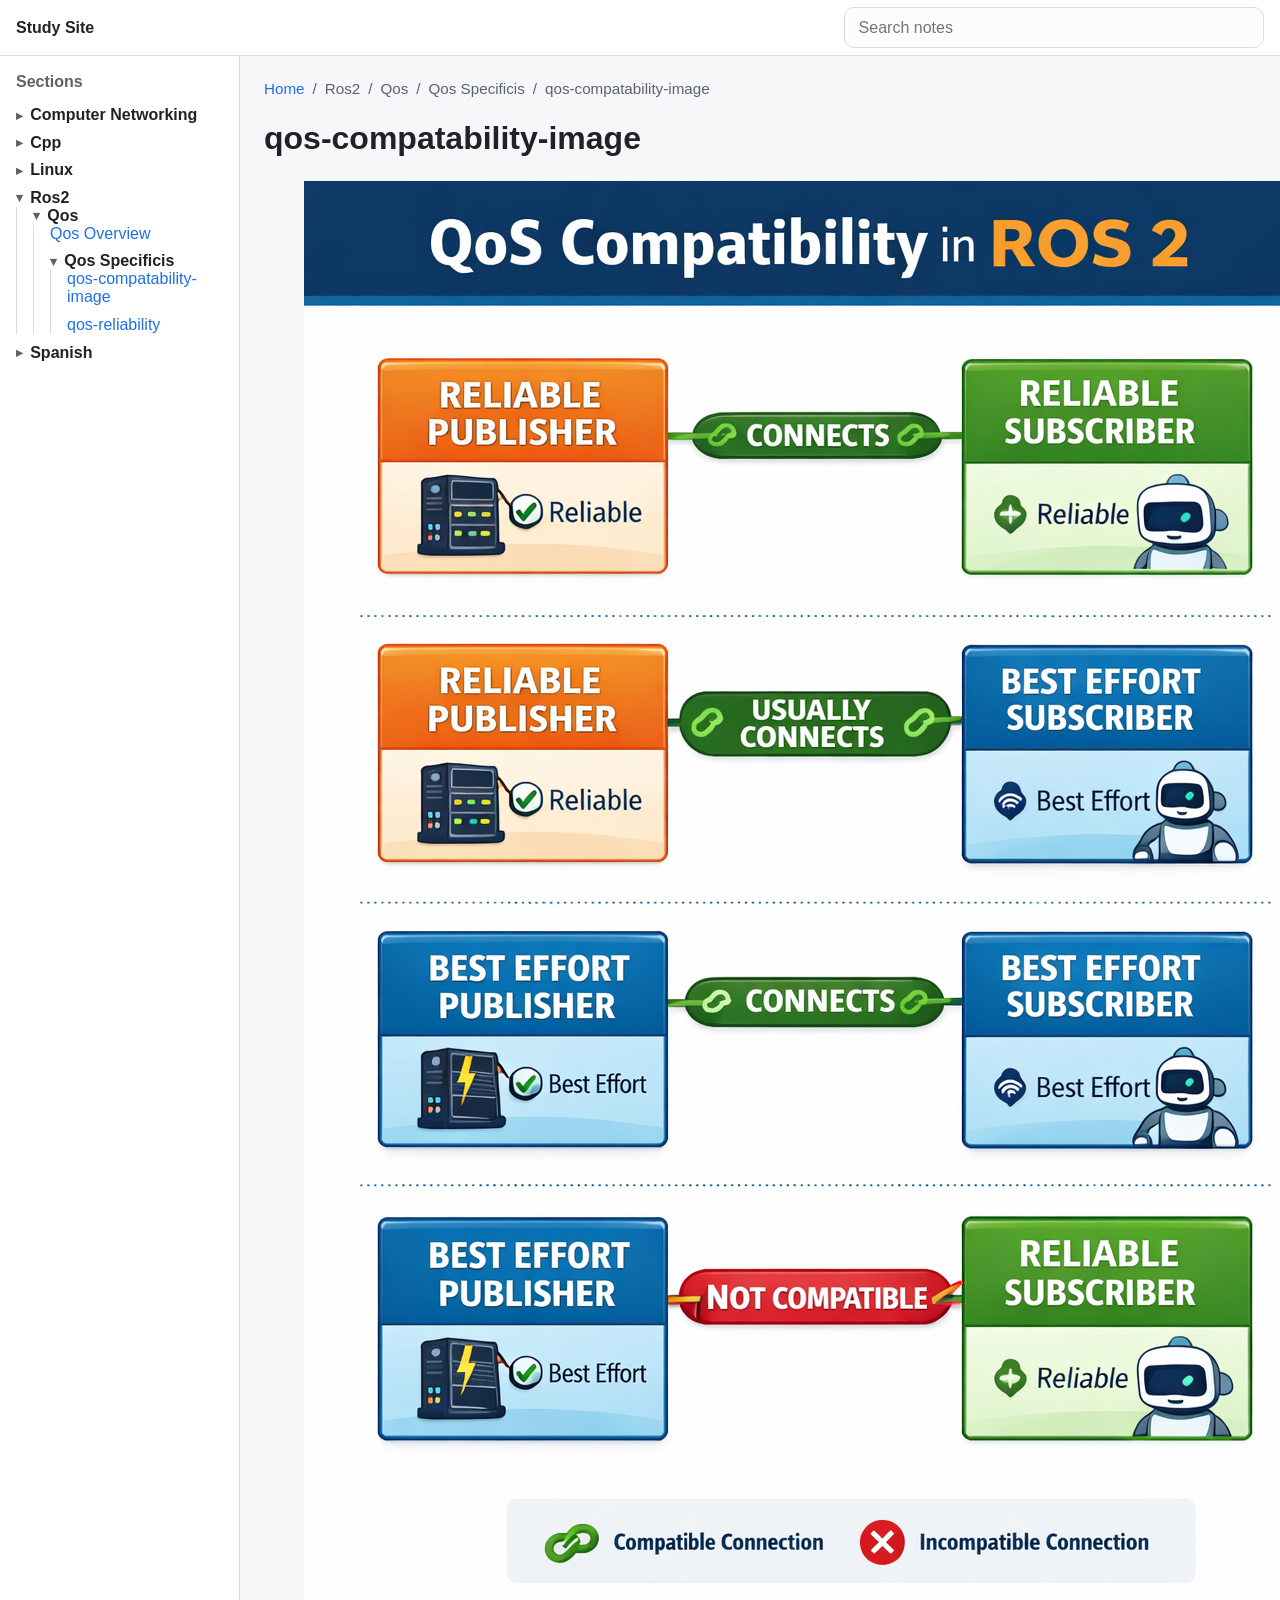
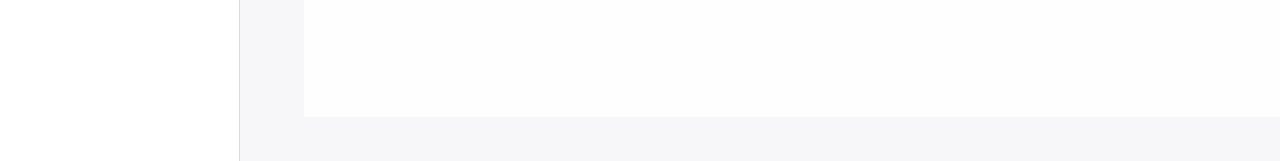
<file: docs/ros2/qos/qos-specificis/qos-compatability-image.html>
<!DOCTYPE html>
<html lang="en">
<head>
  <meta charset="UTF-8" />
  <meta name="viewport" content="width=device-width, initial-scale=1.0" />
  <title>qos-compatability-image | Study Site</title>
  <link rel="stylesheet" href="../../../assets/site.css" />
</head>
<body>
  <header class="topbar">
    <div class="brand"><a href="../../../index.html">Study Site</a></div>
    <div class="search" data-search-root>
      <label class="search-label" for="site-search">Search</label>
      <input
        id="site-search"
        class="search-input"
        type="search"
        placeholder="Search notes"
        autocomplete="off"
        data-search-input
      />
      <div class="search-results" data-search-results hidden></div>
    </div>
  </header>
  <div class="layout">
    <aside class="sidebar" aria-label="Sidebar">
      <h2>Sections</h2>
      <ul><li><details class="nav-section"><summary>Computer Networking</summary><ul><li><details class="nav-section"><summary>Udp</summary><ul><li><a href="../../../computer-networking/udp/udp-broadcast.html">UDP Broadcast</a></li></ul></details></li></ul></details></li><li><details class="nav-section"><summary>Cpp</summary><ul><li><a href="../../../cpp/memory-basics.html">C++ Memory Basics</a></li></ul></details></li><li><details class="nav-section"><summary>Linux</summary><ul><li><a href="../../../linux/screen-cheatsheet.html">Screen cheatsheet</a></li></ul></details></li><li><details class="nav-section" open><summary>Ros2</summary><ul><li><details class="nav-section" open><summary>Qos</summary><ul><li><a href="../Overview.html">Qos Overview</a></li><li><details class="nav-section" open><summary>Qos Specificis</summary><ul><li><a href="qos-compatability-image.html">qos-compatability-image</a></li><li><a href="qos-reliability.html">qos-reliability</a></li></ul></details></li></ul></details></li></ul></details></li><li><details class="nav-section"><summary>Spanish</summary><ul><li><a href="../../../spanish/greetings.html">Spanish Greetings</a></li></ul></details></li></ul>
    </aside>
    <main class="content" id="main-content">
      <nav class="breadcrumbs" aria-label="Breadcrumbs"><a href="../../../index.html">Home</a><span>/</span><span>Ros2</span><span>/</span><span>Qos</span><span>/</span><span>Qos Specificis</span><span>/</span><span aria-current="page">qos-compatability-image</span></nav>
      <h1>qos-compatability-image</h1>
<figure class="note-image"><img src="images/qos-compatability.png" alt="qos-compatability" loading="lazy" /></figure>
    </main>
  </div>
  <script src="../../../assets/search-data.js" defer></script>
  <script src="../../../assets/search.js" defer></script>
</body>
</html>
</file>
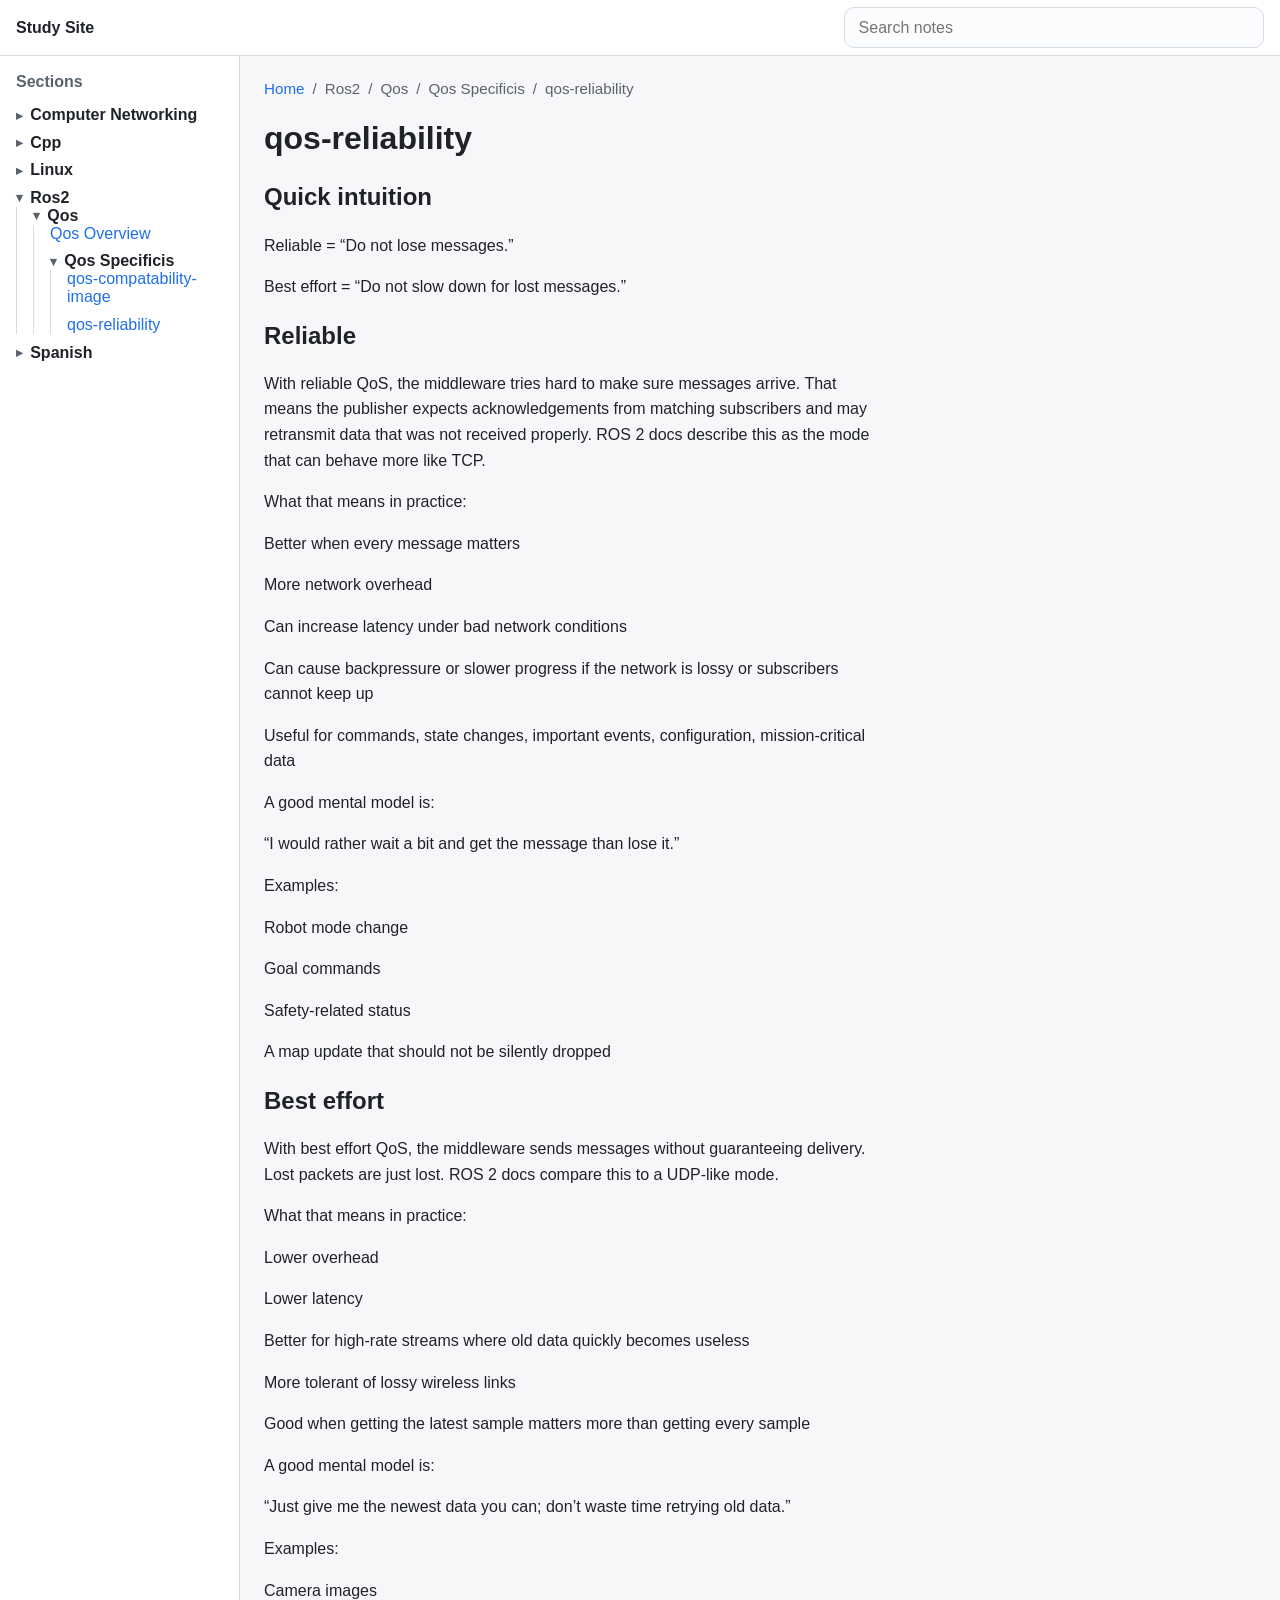
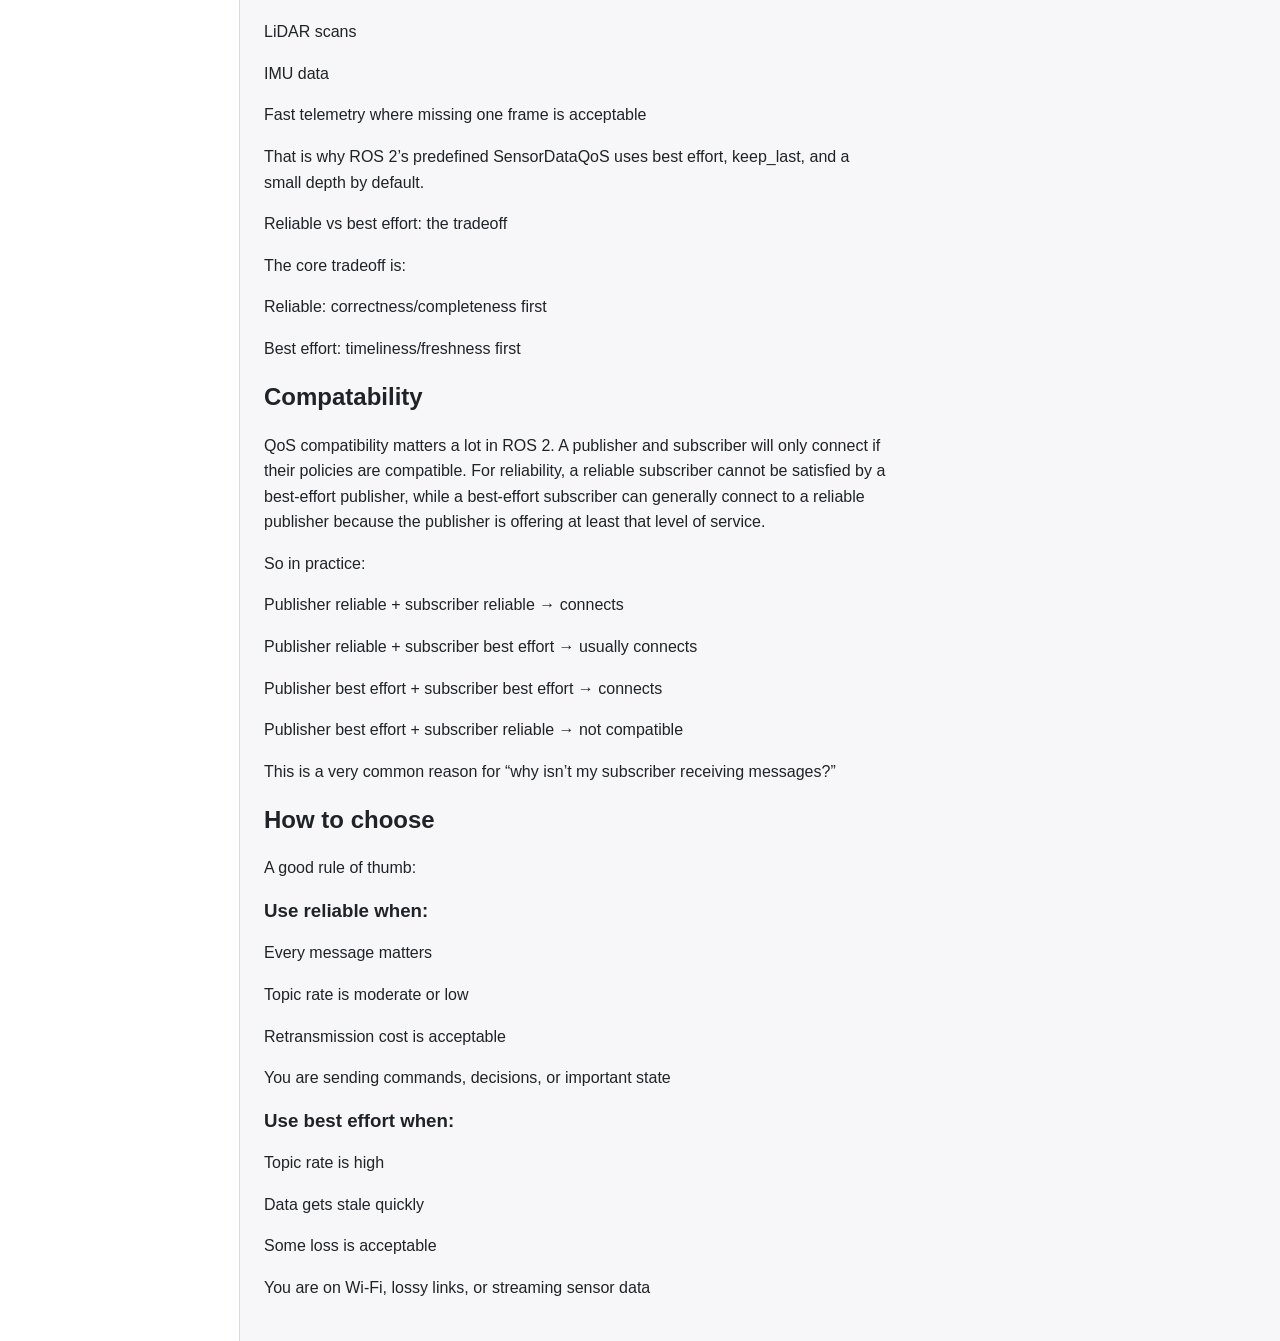
<file: docs/ros2/qos/qos-specificis/qos-reliability.html>
<!DOCTYPE html>
<html lang="en">
<head>
  <meta charset="UTF-8" />
  <meta name="viewport" content="width=device-width, initial-scale=1.0" />
  <title>qos-reliability | Study Site</title>
  <link rel="stylesheet" href="../../../assets/site.css" />
</head>
<body>
  <header class="topbar">
    <div class="brand"><a href="../../../index.html">Study Site</a></div>
    <div class="search" data-search-root>
      <label class="search-label" for="site-search">Search</label>
      <input
        id="site-search"
        class="search-input"
        type="search"
        placeholder="Search notes"
        autocomplete="off"
        data-search-input
      />
      <div class="search-results" data-search-results hidden></div>
    </div>
  </header>
  <div class="layout">
    <aside class="sidebar" aria-label="Sidebar">
      <h2>Sections</h2>
      <ul><li><details class="nav-section"><summary>Computer Networking</summary><ul><li><details class="nav-section"><summary>Udp</summary><ul><li><a href="../../../computer-networking/udp/udp-broadcast.html">UDP Broadcast</a></li></ul></details></li></ul></details></li><li><details class="nav-section"><summary>Cpp</summary><ul><li><a href="../../../cpp/memory-basics.html">C++ Memory Basics</a></li></ul></details></li><li><details class="nav-section"><summary>Linux</summary><ul><li><a href="../../../linux/screen-cheatsheet.html">Screen cheatsheet</a></li></ul></details></li><li><details class="nav-section" open><summary>Ros2</summary><ul><li><details class="nav-section" open><summary>Qos</summary><ul><li><a href="../Overview.html">Qos Overview</a></li><li><details class="nav-section" open><summary>Qos Specificis</summary><ul><li><a href="qos-compatability-image.html">qos-compatability-image</a></li><li><a href="qos-reliability.html">qos-reliability</a></li></ul></details></li></ul></details></li></ul></details></li><li><details class="nav-section"><summary>Spanish</summary><ul><li><a href="../../../spanish/greetings.html">Spanish Greetings</a></li></ul></details></li></ul>
    </aside>
    <main class="content" id="main-content">
      <nav class="breadcrumbs" aria-label="Breadcrumbs"><a href="../../../index.html">Home</a><span>/</span><span>Ros2</span><span>/</span><span>Qos</span><span>/</span><span>Qos Specificis</span><span>/</span><span aria-current="page">qos-reliability</span></nav>
      <h1>qos-reliability</h1>
<h2>Quick intuition</h2>
<p>Reliable = “Do not lose messages.”</p>
<p>Best effort = “Do not slow down for lost messages.”</p>
<h2>Reliable</h2>
<p>With reliable QoS, the middleware tries hard to make sure messages arrive. That means the publisher expects acknowledgements from matching subscribers and may retransmit data that was not received properly. ROS 2 docs describe this as the mode that can behave more like TCP.</p>
<p>What that means in practice:</p>
<p>Better when every message matters</p>
<p>More network overhead</p>
<p>Can increase latency under bad network conditions</p>
<p>Can cause backpressure or slower progress if the network is lossy or subscribers cannot keep up</p>
<p>Useful for commands, state changes, important events, configuration, mission-critical data</p>
<p>A good mental model is:</p>
<p>“I would rather wait a bit and get the message than lose it.”</p>
<p>Examples:</p>
<p>Robot mode change</p>
<p>Goal commands</p>
<p>Safety-related status</p>
<p>A map update that should not be silently dropped</p>
<h2>Best effort</h2>
<p>With best effort QoS, the middleware sends messages without guaranteeing delivery. Lost packets are just lost. ROS 2 docs compare this to a UDP-like mode.</p>
<p>What that means in practice:</p>
<p>Lower overhead</p>
<p>Lower latency</p>
<p>Better for high-rate streams where old data quickly becomes useless</p>
<p>More tolerant of lossy wireless links</p>
<p>Good when getting the latest sample matters more than getting every sample</p>
<p>A good mental model is:</p>
<p>“Just give me the newest data you can; don’t waste time retrying old data.”</p>
<p>Examples:</p>
<p>Camera images</p>
<p>LiDAR scans</p>
<p>IMU data</p>
<p>Fast telemetry where missing one frame is acceptable</p>
<p>That is why ROS 2’s predefined SensorDataQoS uses best effort, keep_last, and a small depth by default.</p>
<p>Reliable vs best effort: the tradeoff</p>
<p>The core tradeoff is:</p>
<p>Reliable: correctness/completeness first</p>
<p>Best effort: timeliness/freshness first</p>
<h2>Compatability</h2>
<p>QoS compatibility matters a lot in ROS 2. A publisher and subscriber will only connect if their policies are compatible. For reliability, a reliable subscriber cannot be satisfied by a best-effort publisher, while a best-effort subscriber can generally connect to a reliable publisher because the publisher is offering at least that level of service.</p>
<p>So in practice:</p>
<p>Publisher reliable + subscriber reliable → connects</p>
<p>Publisher reliable + subscriber best effort → usually connects</p>
<p>Publisher best effort + subscriber best effort → connects</p>
<p>Publisher best effort + subscriber reliable → not compatible</p>
<p>This is a very common reason for “why isn’t my subscriber receiving messages?”</p>
<h2>How to choose</h2>
<p>A good rule of thumb:</p>
<h3>Use reliable when:</h3>
<p>Every message matters</p>
<p>Topic rate is moderate or low</p>
<p>Retransmission cost is acceptable</p>
<p>You are sending commands, decisions, or important state</p>
<h3>Use best effort when:</h3>
<p>Topic rate is high</p>
<p>Data gets stale quickly</p>
<p>Some loss is acceptable</p>
<p>You are on Wi-Fi, lossy links, or streaming sensor data</p>
    </main>
  </div>
  <script src="../../../assets/search-data.js" defer></script>
  <script src="../../../assets/search.js" defer></script>
</body>
</html>
</file>
<file: docs/assets/site.css>
:root {
  --bg: #f7f7f9;
  --surface: #ffffff;
  --border: #d8dbe1;
  --text: #1f2328;
  --muted: #59636e;
  --accent: #1f6feb;
}

* {
  box-sizing: border-box;
}

body {
  margin: 0;
  font-family: -apple-system, BlinkMacSystemFont, "Segoe UI", sans-serif;
  color: var(--text);
  background: var(--bg);
}

.topbar {
  height: 56px;
  display: flex;
  align-items: center;
  justify-content: space-between;
  gap: 1rem;
  padding: 0 1rem;
  border-bottom: 1px solid var(--border);
  background: var(--surface);
  position: sticky;
  top: 0;
  z-index: 10;
}

.brand {
  font-weight: 700;
}

.brand a {
  color: inherit;
  text-decoration: none;
}

.search {
  position: relative;
  width: min(420px, 100%);
}

.search-label {
  position: absolute;
  width: 1px;
  height: 1px;
  padding: 0;
  margin: -1px;
  overflow: hidden;
  clip: rect(0, 0, 0, 0);
  border: 0;
}

.search-input {
  width: 100%;
  padding: 0.65rem 0.85rem;
  border: 1px solid var(--border);
  border-radius: 10px;
  background: #fbfcfe;
  color: var(--text);
  font: inherit;
}

.search-input:focus {
  outline: 2px solid rgba(31, 111, 235, 0.16);
  border-color: var(--accent);
}

.search-results {
  position: absolute;
  top: calc(100% + 0.45rem);
  right: 0;
  left: 0;
  display: grid;
  gap: 0.25rem;
  padding: 0.45rem;
  border: 1px solid var(--border);
  border-radius: 12px;
  background: var(--surface);
  box-shadow: 0 18px 40px rgba(15, 23, 42, 0.12);
}

.search-results[hidden] {
  display: none;
}

.search-result {
  display: grid;
  gap: 0.25rem;
  padding: 0.7rem 0.8rem;
  border-radius: 8px;
  color: inherit;
  text-decoration: none;
}

.search-result:hover,
.search-result:focus-visible {
  background: #f2f6ff;
}

.search-result-title {
  color: var(--accent);
  font-weight: 600;
}

.search-result-snippet {
  color: var(--muted);
  font-size: 0.92rem;
  line-height: 1.45;
}

.search-empty {
  padding: 0.8rem;
  color: var(--muted);
  font-size: 0.95rem;
}

.topnav {
  display: flex;
  gap: 0.9rem;
}

.topnav a,
.sidebar a,
.breadcrumbs a {
  color: var(--accent);
  text-decoration: none;
}

.topnav a:hover,
.sidebar a:hover,
.breadcrumbs a:hover {
  text-decoration: underline;
}

.layout {
  display: grid;
  grid-template-columns: 240px 1fr;
  min-height: calc(100vh - 56px);
}

.sidebar {
  border-right: 1px solid var(--border);
  background: var(--surface);
  padding: 1rem;
}

.sidebar h2 {
  margin-top: 0;
  font-size: 1rem;
  color: var(--muted);
}

.sidebar ul {
  list-style: none;
  padding-left: 0;
  margin: 0;
  display: grid;
  gap: 0.6rem;
}

.sidebar li {
  display: grid;
  gap: 0.35rem;
}

.sidebar details {
  display: grid;
  gap: 0.35rem;
}

.sidebar summary {
  list-style: none;
  display: inline-flex;
  align-items: center;
  gap: 0.45rem;
  cursor: pointer;
  color: var(--text);
  font-weight: 600;
}

.sidebar summary::-webkit-details-marker {
  display: none;
}

.sidebar summary::before {
  content: "\25BE";
  font-size: 0.8rem;
  color: var(--muted);
}

.sidebar details:not([open]) > summary::before {
  content: "\25B8";
}

.sidebar li > ul,
.sidebar details > ul {
  padding-left: 1rem;
  border-left: 1px solid var(--border);
}

.content {
  padding: 1.5rem;
}

.breadcrumbs {
  display: flex;
  align-items: center;
  gap: 0.5rem;
  color: var(--muted);
  margin-bottom: 1rem;
  font-size: 0.95rem;
}

h1,
h2 {
  line-height: 1.3;
}

p {
  line-height: 1.6;
  max-width: 70ch;
}

.artifact-embed {
  margin: 1.5rem 0;
  border: 1px solid var(--border);
  border-radius: 12px;
  overflow: hidden;
  background: var(--surface);
  box-shadow: 0 8px 24px rgba(15, 23, 42, 0.08);
}

.artifact-embed iframe {
  display: block;
  width: 100%;
  min-height: 900px;
  border: 0;
  background: #fff;
}

@media (max-width: 800px) {
  .topbar {
    height: auto;
    align-items: stretch;
    flex-direction: column;
    padding: 0.9rem 1rem;
  }

  .search {
    width: 100%;
  }

  .layout {
    grid-template-columns: 1fr;
  }

  .sidebar {
    border-right: none;
    border-bottom: 1px solid var(--border);
  }
}
</file>
